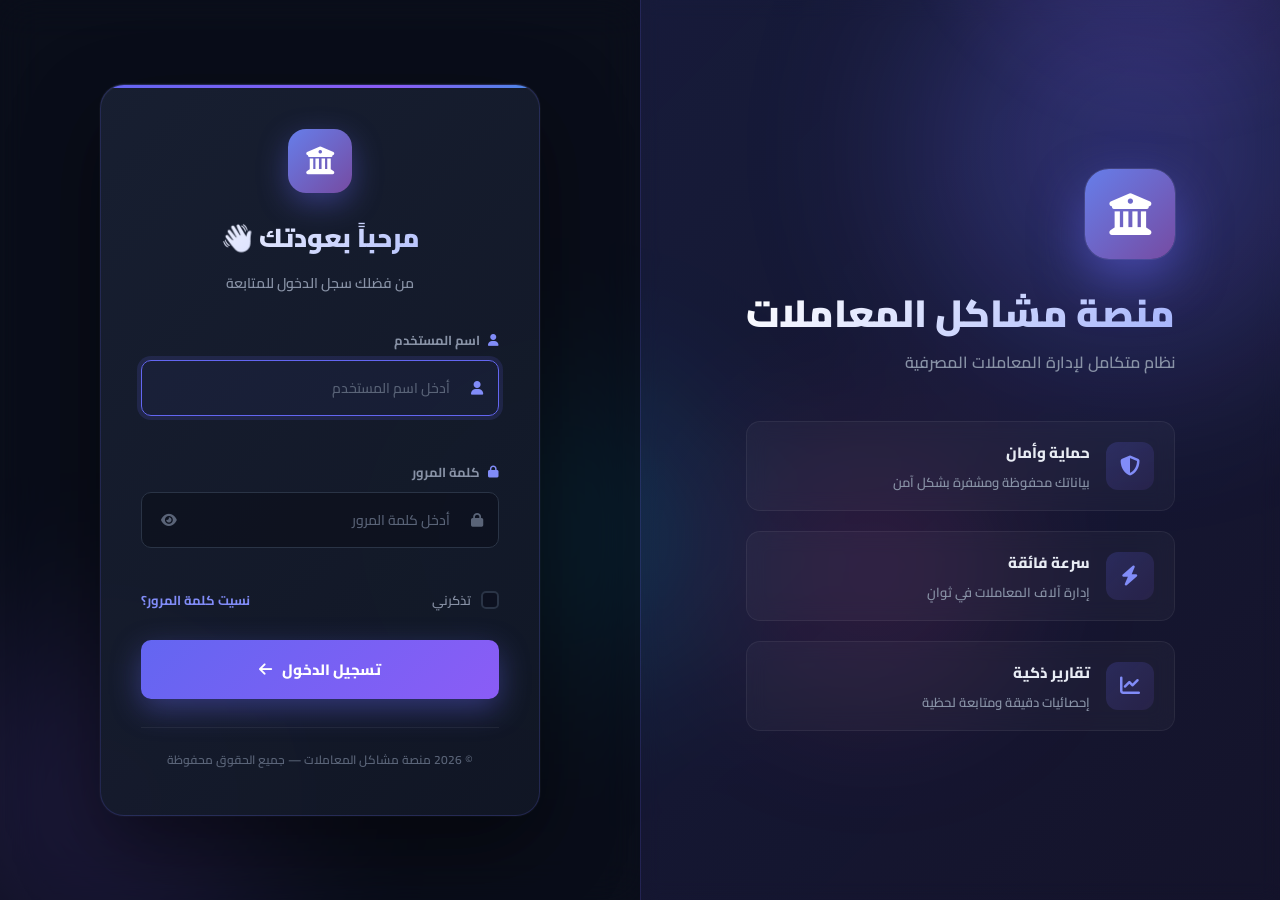
<file: login.html>
<!DOCTYPE html>
<html lang="ar" dir="rtl">
<head>
    <meta charset="UTF-8">
    <meta name="viewport" content="width=device-width, initial-scale=1.0">
    <title>تسجيل الدخول — منصة مشاكل المعاملات</title>
    <link rel="stylesheet" href="login.css">
    <link href="https://fonts.googleapis.com/css2?family=Cairo:wght@400;600;700;900&display=swap" rel="stylesheet">
    <link rel="stylesheet" href="https://cdnjs.cloudflare.com/ajax/libs/font-awesome/6.5.1/css/all.min.css">
</head>
<body>

    <!-- خلفية متحركة -->
    <div class="animated-bg">
        <div class="orb orb-1"></div>
        <div class="orb orb-2"></div>
        <div class="orb orb-3"></div>
        <div class="orb orb-4"></div>
    </div>

    <div class="login-wrapper">
        <!-- الجانب الأيسر: العلامة التجارية -->
        <div class="login-brand">
            <div class="brand-content">
                <div class="brand-logo">
                    <i class="fa-solid fa-building-columns"></i>
                </div>
                <h1 class="brand-title">منصة مشاكل المعاملات</h1>
                <p class="brand-subtitle">نظام متكامل لإدارة المعاملات المصرفية</p>

                <div class="brand-features">
                    <div class="feature-item">
                        <div class="feature-icon">
                            <i class="fa-solid fa-shield-halved"></i>
                        </div>
                        <div>
                            <h3>حماية وأمان</h3>
                            <p>بياناتك محفوظة ومشفرة بشكل آمن</p>
                        </div>
                    </div>
                    <div class="feature-item">
                        <div class="feature-icon">
                            <i class="fa-solid fa-bolt"></i>
                        </div>
                        <div>
                            <h3>سرعة فائقة</h3>
                            <p>إدارة آلاف المعاملات في ثوانٍ</p>
                        </div>
                    </div>
                    <div class="feature-item">
                        <div class="feature-icon">
                            <i class="fa-solid fa-chart-line"></i>
                        </div>
                        <div>
                            <h3>تقارير ذكية</h3>
                            <p>إحصائيات دقيقة ومتابعة لحظية</p>
                        </div>
                    </div>
                </div>
            </div>
        </div>

        <!-- الجانب الأيمن: نموذج تسجيل الدخول -->
        <div class="login-form-side">
            <div class="login-form-container">

                <div class="form-header">
                    <div class="form-logo">
                        <i class="fa-solid fa-building-columns"></i>
                    </div>
                    <h2>مرحباً بعودتك 👋</h2>
                    <p>من فضلك سجل الدخول للمتابعة</p>
                </div>

                <form id="loginForm" class="login-form" novalidate>

                    <div class="input-group">
                        <label for="username">
                            <i class="fa-solid fa-user"></i>
                            اسم المستخدم
                        </label>
                        <div class="input-wrapper">
                            <input type="text" id="username" name="username" placeholder="أدخل اسم المستخدم" autocomplete="username" required>
                            <span class="input-icon">
                                <i class="fa-solid fa-user"></i>
                            </span>
                        </div>
                        <span class="error-message" id="usernameError"></span>
                    </div>

                    <div class="input-group">
                        <label for="password">
                            <i class="fa-solid fa-lock"></i>
                            كلمة المرور
                        </label>
                        <div class="input-wrapper">
                            <input type="password" id="password" name="password" placeholder="أدخل كلمة المرور" autocomplete="current-password" required>
                            <span class="input-icon">
                                <i class="fa-solid fa-lock"></i>
                            </span>
                            <button type="button" class="toggle-password" id="togglePassword" aria-label="إظهار كلمة المرور">
                                <i class="fa-solid fa-eye"></i>
                            </button>
                        </div>
                        <span class="error-message" id="passwordError"></span>
                    </div>

                    <div class="form-options">
                        <label class="remember-me">
                            <input type="checkbox" id="rememberMe">
                            <span class="checkbox-custom"></span>
                            <span>تذكرني</span>
                        </label>
                        <a href="#" class="forgot-link">نسيت كلمة المرور؟</a>
                    </div>

                    <button type="submit" class="login-btn" id="loginBtn">
                        <span class="btn-text">تسجيل الدخول</span>
                        <span class="btn-loader" style="display:none;">
                            <i class="fa-solid fa-spinner fa-spin"></i>
                        </span>
                        <i class="fa-solid fa-arrow-left btn-icon"></i>
                    </button>

                    <div class="alert-box" id="alertBox" style="display:none;"></div>

                </form>

                <div class="form-footer">
                    <p>© 2026 منصة مشاكل المعاملات — جميع الحقوق محفوظة</p>
                </div>

            </div>
        </div>
    </div>

    <script src="login.js"></script>
</body>
</html>
</file>
<file: login.css>
/* ================================================================== */
/* ================== الأساسيات ===================================== */
/* ================================================================== */
* {
    margin: 0;
    padding: 0;
    box-sizing: border-box;
}

:root {
    --primary: #6366f1;
    --primary-dark: #4f46e5;
    --primary-light: #818cf8;
    --secondary: #8b5cf6;
    --accent: #06b6d4;
    --bg-dark: #0a0e1a;
    --bg-darker: #060912;
    --bg-card: #121826;
    --text-primary: #e8ecf4;
    --text-secondary: #8892a6;
    --text-muted: #5a6478;
    --border: #2a3446;
    --success: #10b981;
    --danger: #ef4444;
    --warning: #f59e0b;
    --radius: 14px;
    --radius-sm: 10px;
    --transition: all 0.3s cubic-bezier(0.4, 0, 0.2, 1);
}

body {
    font-family: 'Cairo', sans-serif;
    background: var(--bg-dark);
    color: var(--text-primary);
    min-height: 100vh;
    overflow-x: hidden;
    position: relative;
}

/* ================================================================== */
/* ================== الخلفية المتحركة ============================== */
/* ================================================================== */
.animated-bg {
    position: fixed;
    inset: 0;
    overflow: hidden;
    z-index: 0;
    pointer-events: none;
}

.orb {
    position: absolute;
    border-radius: 50%;
    filter: blur(80px);
    opacity: 0.4;
    animation: float 20s infinite ease-in-out;
}

.orb-1 {
    width: 500px;
    height: 500px;
    background: radial-gradient(circle, #6366f1, transparent);
    top: -100px;
    right: -100px;
    animation-delay: 0s;
}

.orb-2 {
    width: 400px;
    height: 400px;
    background: radial-gradient(circle, #8b5cf6, transparent);
    bottom: -100px;
    left: -100px;
    animation-delay: -5s;
}

.orb-3 {
    width: 350px;
    height: 350px;
    background: radial-gradient(circle, #06b6d4, transparent);
    top: 40%;
    left: 30%;
    animation-delay: -10s;
    opacity: 0.25;
}

.orb-4 {
    width: 300px;
    height: 300px;
    background: radial-gradient(circle, #ec4899, transparent);
    bottom: 20%;
    right: 20%;
    animation-delay: -15s;
    opacity: 0.2;
}

@keyframes float {
    0%, 100% {
        transform: translate(0, 0) scale(1);
    }
    25% {
        transform: translate(40px, -30px) scale(1.1);
    }
    50% {
        transform: translate(-30px, 40px) scale(0.95);
    }
    75% {
        transform: translate(30px, 30px) scale(1.05);
    }
}

/* ================================================================== */
/* ================== الحاوية الرئيسية ============================== */
/* ================================================================== */
.login-wrapper {
    position: relative;
    z-index: 1;
    min-height: 100vh;
    display: grid;
    grid-template-columns: 1fr 1fr;
    align-items: stretch;
}

/* ================================================================== */
/* ================== الجانب الأيسر (العلامة التجارية) ============== */
/* ================================================================== */
.login-brand {
    position: relative;
    display: flex;
    align-items: center;
    justify-content: center;
    padding: 60px 50px;
    overflow: hidden;
}

.login-brand::before {
    content: '';
    position: absolute;
    inset: 0;
    background: linear-gradient(135deg, rgba(99, 102, 241, 0.15), rgba(139, 92, 246, 0.08));
    border-left: 1px solid rgba(99, 102, 241, 0.2);
    backdrop-filter: blur(10px);
}

.login-brand::after {
    content: '';
    position: absolute;
    top: -50%;
    right: -30%;
    width: 600px;
    height: 600px;
    background: radial-gradient(circle, rgba(139, 92, 246, 0.2), transparent 70%);
    border-radius: 50%;
    pointer-events: none;
}

.brand-content {
    position: relative;
    z-index: 1;
    max-width: 480px;
    animation: slideInRight 0.8s cubic-bezier(0.4, 0, 0.2, 1);
}

@keyframes slideInRight {
    from {
        opacity: 0;
        transform: translateX(-40px);
    }
    to {
        opacity: 1;
        transform: translateX(0);
    }
}

.brand-logo {
    width: 90px;
    height: 90px;
    border-radius: 24px;
    background: linear-gradient(135deg, #667eea, #764ba2);
    display: grid;
    place-items: center;
    font-size: 42px;
    color: white;
    margin-bottom: 30px;
    box-shadow: 0 20px 50px rgba(99, 102, 241, 0.5),
                0 0 0 1px rgba(255, 255, 255, 0.1);
    animation: logoPulse 3s infinite ease-in-out;
}

@keyframes logoPulse {
    0%, 100% {
        transform: scale(1);
        box-shadow: 0 20px 50px rgba(99, 102, 241, 0.5), 0 0 0 1px rgba(255, 255, 255, 0.1);
    }
    50% {
        transform: scale(1.05);
        box-shadow: 0 25px 60px rgba(99, 102, 241, 0.7), 0 0 0 1px rgba(255, 255, 255, 0.15);
    }
}

.brand-title {
    font-size: 38px;
    font-weight: 900;
    line-height: 1.3;
    margin-bottom: 12px;
    background: linear-gradient(135deg, #ffffff, #a5b4fc);
    -webkit-background-clip: text;
    -webkit-text-fill-color: transparent;
    background-clip: text;
}

.brand-subtitle {
    font-size: 16px;
    font-weight: 600;
    color: var(--text-secondary);
    margin-bottom: 45px;
    line-height: 1.6;
}

.brand-features {
    display: flex;
    flex-direction: column;
    gap: 20px;
}

.feature-item {
    display: flex;
    align-items: center;
    gap: 16px;
    padding: 16px 20px;
    background: rgba(255, 255, 255, 0.03);
    border: 1px solid rgba(255, 255, 255, 0.06);
    border-radius: var(--radius);
    backdrop-filter: blur(10px);
    transition: var(--transition);
    animation: fadeInUp 0.6s ease-out backwards;
}

.feature-item:nth-child(1) { animation-delay: 0.2s; }
.feature-item:nth-child(2) { animation-delay: 0.35s; }
.feature-item:nth-child(3) { animation-delay: 0.5s; }

@keyframes fadeInUp {
    from {
        opacity: 0;
        transform: translateY(20px);
    }
    to {
        opacity: 1;
        transform: translateY(0);
    }
}

.feature-item:hover {
    background: rgba(99, 102, 241, 0.1);
    border-color: rgba(99, 102, 241, 0.3);
    transform: translateX(-5px);
}

.feature-icon {
    width: 48px;
    height: 48px;
    border-radius: 12px;
    background: linear-gradient(135deg, rgba(99, 102, 241, 0.2), rgba(139, 92, 246, 0.1));
    display: grid;
    place-items: center;
    font-size: 20px;
    color: var(--primary-light);
    flex-shrink: 0;
}

.feature-item h3 {
    font-size: 15px;
    font-weight: 800;
    margin-bottom: 3px;
}

.feature-item p {
    font-size: 13px;
    color: var(--text-secondary);
    font-weight: 600;
}

/* ================================================================== */
/* ================== الجانب الأيمن (نموذج الدخول) ================== */
/* ================================================================== */
.login-form-side {
    display: flex;
    align-items: center;
    justify-content: center;
    padding: 40px;
    background: rgba(10, 14, 26, 0.5);
    backdrop-filter: blur(20px);
}

.login-form-container {
    width: 100%;
    max-width: 440px;
    padding: 44px 40px;
    background: linear-gradient(135deg, rgba(26, 34, 52, 0.9), rgba(18, 24, 38, 0.9));
    border: 1px solid rgba(99, 102, 241, 0.2);
    border-radius: 24px;
    box-shadow: 0 30px 80px rgba(0, 0, 0, 0.5),
                0 0 0 1px rgba(255, 255, 255, 0.03),
                inset 0 1px 0 rgba(255, 255, 255, 0.05);
    position: relative;
    overflow: hidden;
    animation: formSlideIn 0.8s cubic-bezier(0.4, 0, 0.2, 1);
}

@keyframes formSlideIn {
    from {
        opacity: 0;
        transform: translateY(30px) scale(0.95);
    }
    to {
        opacity: 1;
        transform: translateY(0) scale(1);
    }
}

.login-form-container::before {
    content: '';
    position: absolute;
    top: 0;
    right: 0;
    left: 0;
    height: 3px;
    background: linear-gradient(90deg, #6366f1, #8b5cf6, #06b6d4, #6366f1);
    background-size: 200% 100%;
    animation: gradientMove 3s linear infinite;
}

@keyframes gradientMove {
    0% { background-position: 0% 0%; }
    100% { background-position: 200% 0%; }
}

.form-header {
    text-align: center;
    margin-bottom: 32px;
}

.form-logo {
    width: 64px;
    height: 64px;
    border-radius: 18px;
    background: linear-gradient(135deg, #667eea, #764ba2);
    display: grid;
    place-items: center;
    font-size: 28px;
    color: white;
    margin: 0 auto 20px;
    box-shadow: 0 10px 30px rgba(99, 102, 241, 0.4);
}

.form-header h2 {
    font-size: 26px;
    font-weight: 900;
    margin-bottom: 8px;
    background: linear-gradient(135deg, #ffffff, #a5b4fc);
    -webkit-background-clip: text;
    -webkit-text-fill-color: transparent;
    background-clip: text;
}

.form-header p {
    font-size: 14px;
    color: var(--text-secondary);
    font-weight: 600;
}

/* ================================================================== */
/* ================== حقول الإدخال ================================== */
/* ================================================================== */
.login-form {
    display: flex;
    flex-direction: column;
    gap: 20px;
}

.input-group {
    display: flex;
    flex-direction: column;
    gap: 8px;
}

.input-group label {
    display: flex;
    align-items: center;
    gap: 8px;
    font-size: 13px;
    font-weight: 700;
    color: var(--text-secondary);
    transition: var(--transition);
}

.input-group label i {
    font-size: 12px;
    color: var(--primary-light);
}

.input-wrapper {
    position: relative;
    display: flex;
    align-items: center;
}

.input-wrapper input {
    width: 100%;
    padding: 14px 48px 14px 48px;
    background: rgba(10, 14, 26, 0.6);
    border: 1.5px solid var(--border);
    border-radius: var(--radius-sm);
    color: var(--text-primary);
    font-family: inherit;
    font-size: 14px;
    font-weight: 600;
    outline: none;
    transition: var(--transition);
}

.input-wrapper input::placeholder {
    color: var(--text-muted);
    font-weight: 500;
}

.input-wrapper input:focus {
    border-color: var(--primary);
    background: rgba(99, 102, 241, 0.05);
    box-shadow: 0 0 0 4px rgba(99, 102, 241, 0.15);
}

.input-wrapper input.error {
    border-color: var(--danger);
    background: rgba(239, 68, 68, 0.05);
}

.input-wrapper input.error:focus {
    box-shadow: 0 0 0 4px rgba(239, 68, 68, 0.15);
}

.input-icon {
    position: absolute;
    right: 16px;
    color: var(--text-muted);
    font-size: 14px;
    pointer-events: none;
    transition: var(--transition);
}

.input-wrapper input:focus ~ .input-icon {
    color: var(--primary-light);
}

.toggle-password {
    position: absolute;
    left: 12px;
    width: 32px;
    height: 32px;
    border-radius: 8px;
    border: none;
    background: transparent;
    color: var(--text-muted);
    cursor: pointer;
    display: grid;
    place-items: center;
    font-size: 14px;
    transition: var(--transition);
}

.toggle-password:hover {
    background: rgba(99, 102, 241, 0.1);
    color: var(--primary-light);
}

.error-message {
    font-size: 12px;
    font-weight: 700;
    color: var(--danger);
    min-height: 16px;
    padding-right: 4px;
    opacity: 0;
    transform: translateY(-4px);
    transition: var(--transition);
}

.error-message.show {
    opacity: 1;
    transform: translateY(0);
}

/* ================================================================== */
/* ================== خيارات النموذج ================================ */
/* ================================================================== */
.form-options {
    display: flex;
    justify-content: space-between;
    align-items: center;
    margin-top: -4px;
}

.remember-me {
    display: flex;
    align-items: center;
    gap: 10px;
    cursor: pointer;
    font-size: 13px;
    font-weight: 600;
    color: var(--text-secondary);
    user-select: none;
    transition: var(--transition);
}

.remember-me:hover {
    color: var(--text-primary);
}

.remember-me input[type="checkbox"] {
    display: none;
}

.checkbox-custom {
    width: 18px;
    height: 18px;
    border: 2px solid var(--border);
    border-radius: 5px;
    display: grid;
    place-items: center;
    transition: var(--transition);
    background: rgba(10, 14, 26, 0.6);
}

.remember-me input:checked + .checkbox-custom {
    background: linear-gradient(135deg, #6366f1, #8b5cf6);
    border-color: var(--primary);
    box-shadow: 0 4px 12px rgba(99, 102, 241, 0.4);
}

.remember-me input:checked + .checkbox-custom::after {
    content: '\f00c';
    font-family: 'Font Awesome 6 Free';
    font-weight: 900;
    color: white;
    font-size: 10px;
}

.forgot-link {
    font-size: 13px;
    font-weight: 700;
    color: var(--primary-light);
    text-decoration: none;
    transition: var(--transition);
    position: relative;
}

.forgot-link::after {
    content: '';
    position: absolute;
    bottom: -2px;
    right: 0;
    width: 0;
    height: 2px;
    background: var(--primary-light);
    transition: width 0.3s ease;
}

.forgot-link:hover::after {
    width: 100%;
}

/* ================================================================== */
/* ================== زر تسجيل الدخول ============================== */
/* ================================================================== */
.login-btn {
    position: relative;
    width: 100%;
    padding: 15px 20px;
    margin-top: 8px;
    background: linear-gradient(135deg, #6366f1, #8b5cf6);
    border: none;
    border-radius: var(--radius-sm);
    color: white;
    font-family: inherit;
    font-size: 15px;
    font-weight: 800;
    cursor: pointer;
    display: flex;
    align-items: center;
    justify-content: center;
    gap: 10px;
    overflow: hidden;
    transition: var(--transition);
    box-shadow: 0 10px 30px rgba(99, 102, 241, 0.4);
}

.login-btn::before {
    content: '';
    position: absolute;
    inset: 0;
    background: linear-gradient(135deg, #8b5cf6, #6366f1);
    opacity: 0;
    transition: opacity 0.3s ease;
}

.login-btn:hover::before {
    opacity: 1;
}

.login-btn:hover {
    transform: translateY(-2px);
    box-shadow: 0 15px 40px rgba(99, 102, 241, 0.6);
}

.login-btn:active {
    transform: translateY(0);
}

.login-btn:disabled {
    cursor: not-allowed;
    opacity: 0.8;
}

.btn-text,
.btn-loader,
.btn-icon {
    position: relative;
    z-index: 1;
}

.btn-icon {
    transition: transform 0.3s ease;
}

.login-btn:hover .btn-icon {
    transform: translateX(-4px);
}

/* ================================================================== */
/* ================== صندوق التنبيهات =============================== */
/* ================================================================== */
.alert-box {
    padding: 14px 18px;
    border-radius: var(--radius-sm);
    font-size: 13px;
    font-weight: 700;
    display: flex;
    align-items: center;
    gap: 10px;
    animation: alertSlideIn 0.3s ease-out;
}

@keyframes alertSlideIn {
    from {
        opacity: 0;
        transform: translateY(-10px);
    }
    to {
        opacity: 1;
        transform: translateY(0);
    }
}

.alert-box.error {
    background: rgba(239, 68, 68, 0.1);
    border: 1px solid rgba(239, 68, 68, 0.3);
    color: #fca5a5;
}

.alert-box.success {
    background: rgba(16, 185, 129, 0.1);
    border: 1px solid rgba(16, 185, 129, 0.3);
    color: #6ee7b7;
}

/* ================================================================== */
/* ================== تذييل النموذج ================================= */
/* ================================================================== */
.form-footer {
    margin-top: 28px;
    padding-top: 20px;
    border-top: 1px solid rgba(255, 255, 255, 0.06);
    text-align: center;
}

.form-footer p {
    font-size: 12px;
    font-weight: 600;
    color: var(--text-muted);
}

/* ================================================================== */
/* ================== الاستجابة للموبايل ============================ */
/* ================================================================== */
@media (max-width: 968px) {
    .login-wrapper {
        grid-template-columns: 1fr;
    }

    .login-brand {
        display: none;
    }

    .login-form-side {
        padding: 20px;
        background: transparent;
    }

    .login-form-container {
        padding: 32px 24px;
    }

    .form-logo {
        width: 56px;
        height: 56px;
        font-size: 24px;
    }

    .form-header h2 {
        font-size: 22px;
    }
}

@media (max-width: 480px) {
    .login-form-container {
        padding: 28px 20px;
        border-radius: 20px;
    }

    .form-options {
        flex-direction: column;
        gap: 12px;
        align-items: flex-start;
    }

    .form-header h2 {
        font-size: 20px;
    }

    .brand-title {
        font-size: 28px;
    }
}

/* ================================================================== */
/* ================== شاشة الترحيب عند النجاح ======================== */
/* ================================================================== */
.welcome-overlay {
    position: fixed;
    inset: 0;
    background: linear-gradient(135deg, #0a0e1a, #121826);
    display: flex;
    align-items: center;
    justify-content: center;
    z-index: 999;
    opacity: 0;
    pointer-events: none;
    transition: opacity 0.5s ease;
}

.welcome-overlay.show {
    opacity: 1;
    pointer-events: auto;
}

.welcome-content {
    text-align: center;
    animation: welcomePop 0.6s cubic-bezier(0.34, 1.56, 0.64, 1);
}

@keyframes welcomePop {
    from {
        opacity: 0;
        transform: scale(0.5);
    }
    to {
        opacity: 1;
        transform: scale(1);
    }
}

.welcome-icon {
    width: 100px;
    height: 100px;
    border-radius: 50%;
    background: linear-gradient(135deg, #10b981, #34d399);
    display: grid;
    place-items: center;
    font-size: 50px;
    color: white;
    margin: 0 auto 20px;
    box-shadow: 0 20px 50px rgba(16, 185, 129, 0.5);
    animation: successPulse 1s infinite ease-in-out;
}

@keyframes successPulse {
    0%, 100% {
        box-shadow: 0 20px 50px rgba(16, 185, 129, 0.5);
    }
    50% {
        box-shadow: 0 25px 70px rgba(16, 185, 129, 0.8);
    }
}

.welcome-content h2 {
    font-size: 28px;
    font-weight: 900;
    margin-bottom: 10px;
    background: linear-gradient(135deg, #ffffff, #a5b4fc);
    -webkit-background-clip: text;
    -webkit-text-fill-color: transparent;
    background-clip: text;
}

.welcome-content p {
    font-size: 15px;
    font-weight: 600;
    color: var(--text-secondary);
}
</file>
